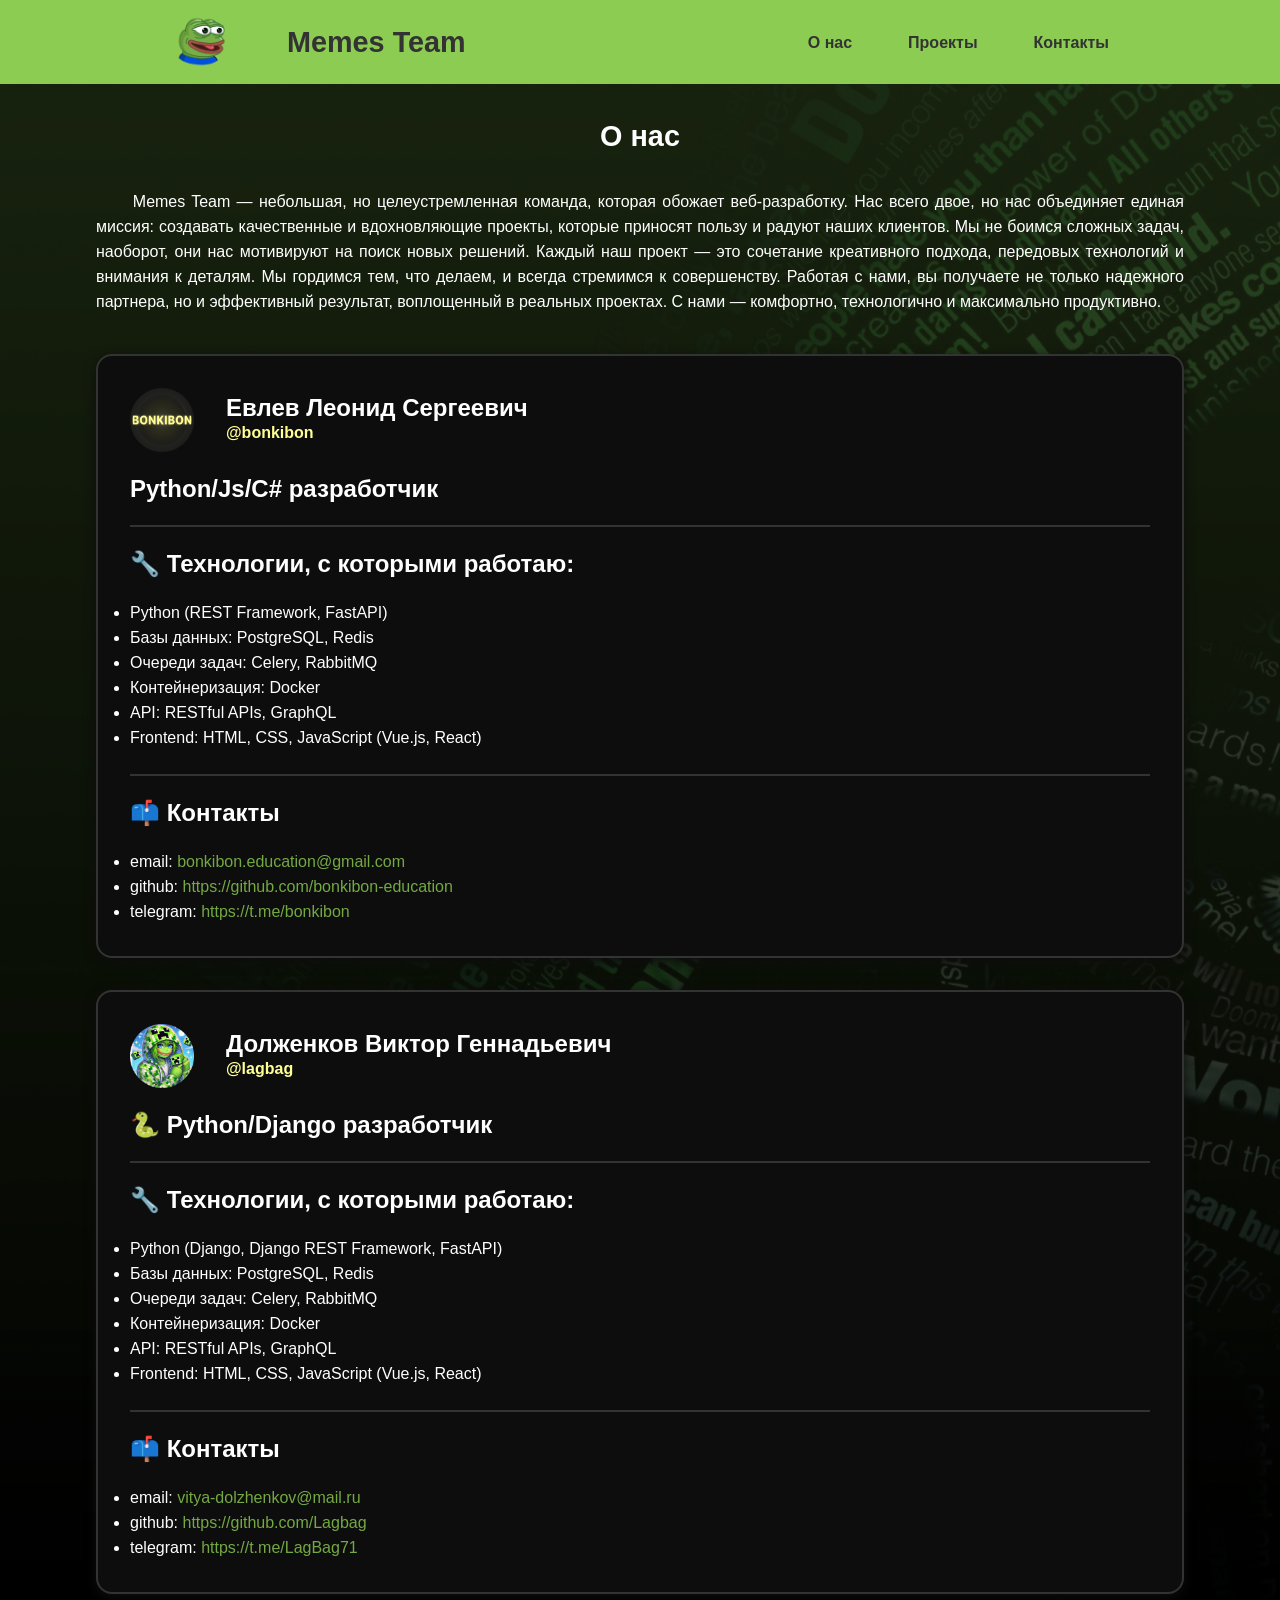
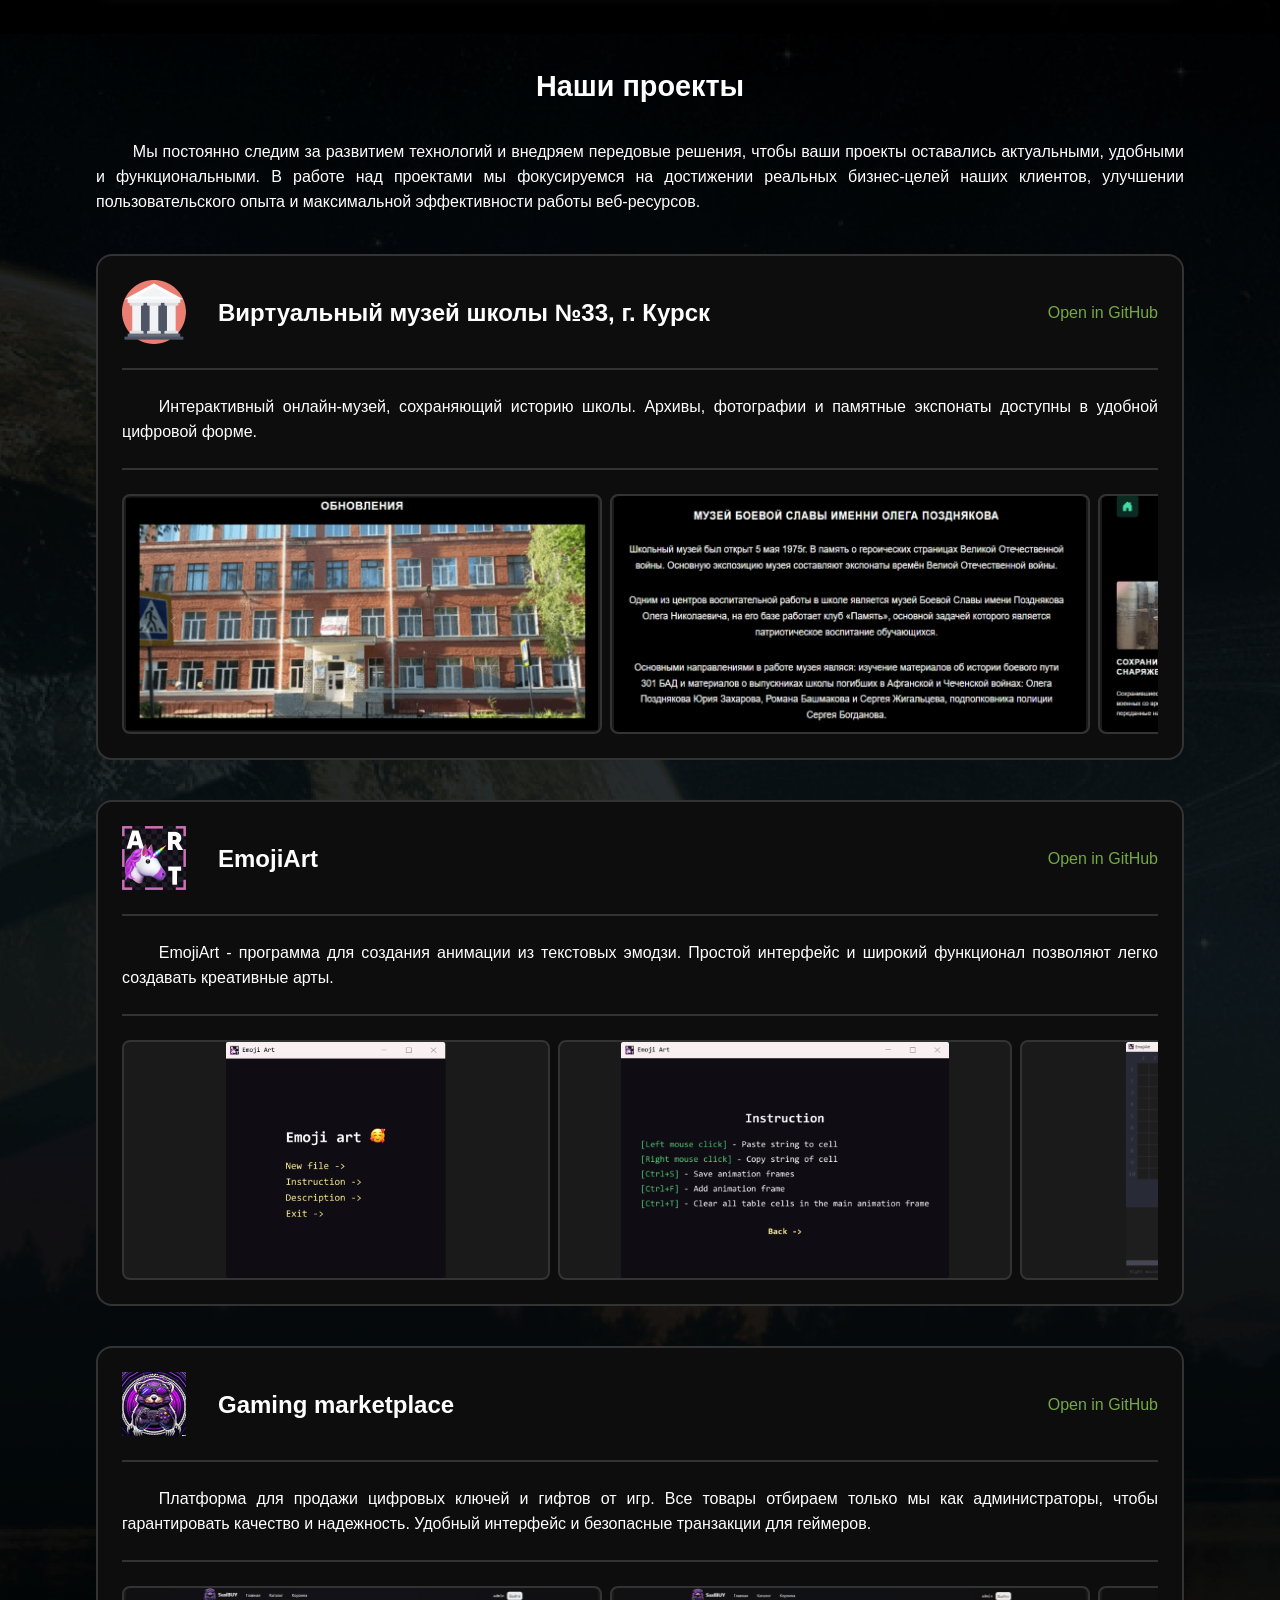
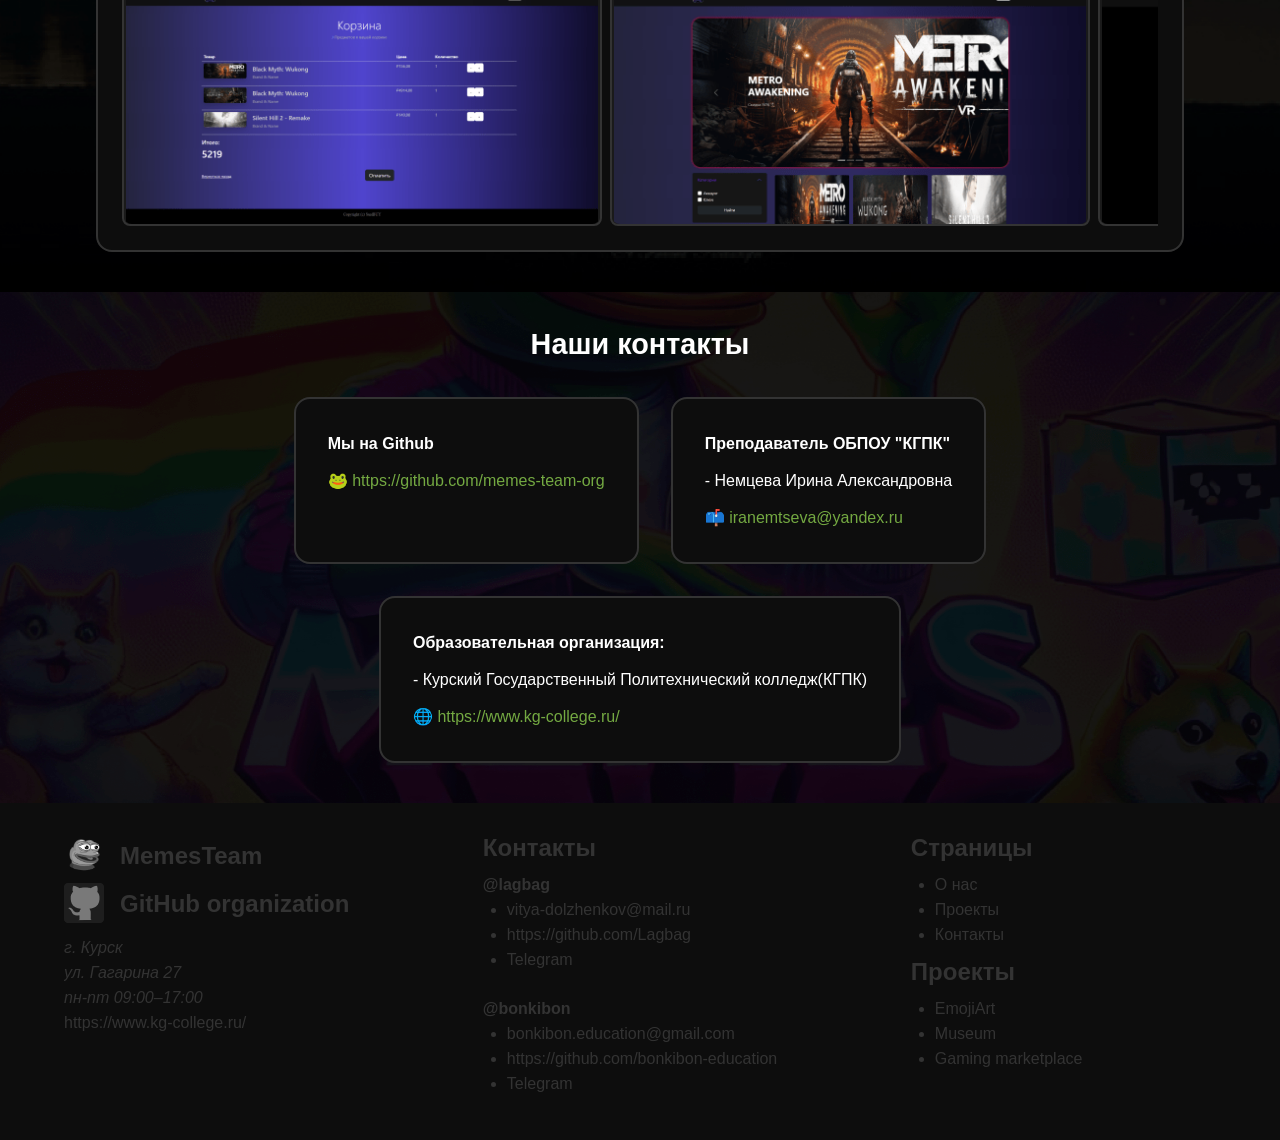
<file: index.html>
<!DOCTYPE html>
<html lang="en">

<head>
    <meta charset="UTF-8">
    <meta name="viewport" content="width=device-width, initial-scale=1.0">
    <title>MemesTeam / MainPage</title>
    <link rel="stylesheet" href="styles/main.css">
    <link rel="stylesheet" href="styles/header.css">
    <link rel="stylesheet" href="styles/sections.css">
    <link rel="stylesheet" href="styles/cards.css">
    <link rel="stylesheet" href="styles/footer.css">
</head>

<body>
    <!-- Header -->
    <header class="header" id="header">
        <div class="header__container">
            <!-- Header-left -->
            <div class="header__left">
                <img class="header__logo" src="static/assets/logo.png" alt="Logo" />
                <h1 class="header__title">Memes Team</h1>
            </div>
            <!-- Header-right -->
            <div class="header__right">
                <nav class="header__nav">
                    <div class="header__nav-list">
                        <h4><a href="#about" class="header__nav-link link--dark">О нас</a></h4>
                        <h4><a href="#projects" class="header__nav-link link--dark">Проекты</a></h4>
                        <h4><a href="#contacts" class="header__nav-link link--dark">Контакты</a></h4>
                    </div>
                </nav>
            </div>
        </div>
    </header>

    <!-- Section-about -->
    <section class="section" id="about">
        <div class="section__container-default">
            <!-- Title, description -->
            <h2>О нас</h2>
            <p class="text--paragraph">
                Memes Team — небольшая, но целеустремленная команда, которая обожает веб-разработку. Нас всего
                двое, но нас объединяет единая миссия: создавать качественные и вдохновляющие проекты, которые
                приносят пользу и радуют наших клиентов. Мы не боимся сложных задач, наоборот, они нас мотивируют на
                поиск новых решений.
                Каждый наш проект — это сочетание креативного подхода, передовых технологий и внимания к деталям. Мы
                гордимся тем, что делаем, и всегда стремимся к совершенству. Работая с нами, вы получаете не только
                надежного партнера, но и эффективный результат, воплощенный в реальных проектах. С нами — комфортно,
                технологично и максимально продуктивно.
            </p>
            <!-- ProfileCardsList -->
            <div class="profile_cards">

                <!-- ProfileCard-item -->
                <article class="profile_cards__item">
                    <div class="profile_cards__item-header">
                        <img src="static/assets/avatar-bonkibon.png" alt="Profile Image" />
                        <div class="profile_cards__item-header-info">
                            <h3>Евлев Леонид Сергеевич</h3>
                            <h4 style="color: #FFFF93">@bonkibon</h4>
                        </div>
                    </div>
                    <h3>Python/Js/C# разработчик</h3>
                    <hr class="profile_cards__item-separator" />
                    <h3>🔧 Технологии, с которыми работаю:</h3>
                    <ul>
                        <li>Python (REST Framework, FastAPI)</li>
                        <li>Базы данных: PostgreSQL, Redis</li>
                        <li>Очереди задач: Celery, RabbitMQ</li>
                        <li>Контейнеризация: Docker</li>
                        <li>API: RESTful APIs, GraphQL</li>
                        <li>Frontend: HTML, CSS, JavaScript (Vue.js, React)</li>
                    </ul>
                    <hr class="profile_cards__item-separator" />
                    <h3>📫 Контакты</h3>
                    <ul>
                        <li>
                            <span>email: </span>
                            <a class="link--light"
                                href="mailto:bonkibon.education@gmail.com">bonkibon.education@gmail.com</a>
                        </li>
                        <li>
                            <span>github: </span>
                            <a class="link--light" href="https://github.com/bonkibon-education"
                                target="_blank">https://github.com/bonkibon-education</a>
                        </li>
                        <li>
                            <span>telegram: </span>
                            <a class="link--light" href="https://t.me/bonkibon"
                                target="_blank">https://t.me/bonkibon</a>
                        </li>
                    </ul>
                </article>

                <!-- ProfileCard-item -->
                <article class="profile_cards__item">
                    <div class="profile_cards__item-header">
                        <img src="static/assets/avatar-lagbag.png" alt="Profile Image" />
                        <div class="profile_cards__item-header-info">
                            <h3>Долженков Виктор Геннадьевич</h3>
                            <h4 style="color: #FFFF93">@lagbag</h4>
                        </div>
                    </div>
                    <h3>🐍 Python/Django разработчик</h3>
                    <hr class="profile_cards__item-separator" />
                    <h3>🔧 Технологии, с которыми работаю:</h3>
                    <ul>
                        <li>Python (Django, Django REST Framework, FastAPI)</li>
                        <li>Базы данных: PostgreSQL, Redis</li>
                        <li>Очереди задач: Celery, RabbitMQ</li>
                        <li>Контейнеризация: Docker</li>
                        <li>API: RESTful APIs, GraphQL</li>
                        <li>Frontend: HTML, CSS, JavaScript (Vue.js, React)</li>
                    </ul>
                    <hr class="profile_cards__item-separator" />
                    <h3>📫 Контакты</h3>
                    <ul>
                        <li>
                            <span>email: </span>
                            <a class="link--light" href="mailto:vitya-dolzhenkov@mail.ru">vitya-dolzhenkov@mail.ru</a>
                        </li>
                        <li>
                            <span>github: </span>
                            <a class="link--light" href="https://github.com/Lagbag"
                                target="_blank">https://github.com/Lagbag</a>
                        </li>
                        <li>
                            <span>telegram: </span>
                            <a class="link--light" href="https://t.me/LagBag71"
                                target="_blank">https://t.me/LagBag71</a>
                        </li>
                    </ul>
                </article>
            </div>
        </div>
    </section>

    <!-- Section-projects -->
    <section class="section" id="projects">
        <div class="section__container-default">
            <!-- Title -->
            <h2>Наши проекты</h2>
            <p class="text--paragraph">
                Мы постоянно следим за развитием технологий и внедряем передовые решения, чтобы ваши проекты оставались
                актуальными, удобными и функциональными. В работе над проектами мы фокусируемся на достижении реальных
                бизнес-целей наших клиентов, улучшении пользовательского опыта и максимальной эффективности работы
                веб-ресурсов.
            </p>

            <!-- ProjectCards-item -->
            <article class="project_cards__item" id="museum">
                <div class="project_cards__item-header">
                    <div class="project_cards__item-logo">
                        <img src="static/projects/project-museum/logo.png" alt="Виртуальный музей логотип" />
                        <h3>Виртуальный музей школы №33, г. Курск</h3>
                    </div>
                    <a href="https://github.com/SuslickeTEAM/Museum" class="link--light">Open in GitHub</a>
                </div>
                <div class="project_cards__item-separator"></div>
                <p class="text--paragraph">
                    Интерактивный онлайн-музей, сохраняющий историю школы. Архивы, фотографии и памятные экспонаты
                    доступны в удобной цифровой форме.
                </p>
                <div class="project_cards__item-separator"></div>
                <div class="project_cards__item-carousel">
                    <div class="project_cards__item-carousel-animation">
                        <div class="project_cards__item-carousel-item">
                            <img src="static/projects/project-museum/image-1.png" alt="Скриншот музея 1" />
                        </div>
                        <div class="project_cards__item-carousel-item">
                            <img src="static/projects/project-museum/image-2.png" alt="Скриншот музея 2" />
                        </div>
                        <div class="project_cards__item-carousel-item">
                            <img src="static/projects/project-museum/image-3.png" alt="Скриншот музея 3" />
                        </div>
                        <div class="project_cards__item-carousel-item">
                            <img src="static/projects/project-museum/image-4.png" alt="Скриншот музея 4" />
                        </div>
                    </div>
                </div>
            </article>

            <!-- ProjectCards-item -->
            <article class="project_cards__item" id="emojiart">
                <div class="project_cards__item-header">
                    <div class="project_cards__item-logo">
                        <img class="project_cards__item-logo" src="static/projects/project-emojiart/logo.png"
                            alt="Emoji art логотип" />
                            <h3>EmojiArt</h3>
                    </div>
                    <a href="https://github.com/bonkibon-education/pyside6-emoji-art" class="link--light">Open in GitHub</a>
                </div>
                <div class="project_cards__item-separator"></div>
                <p class="text--paragraph">
                    EmojiArt - программа для создания анимации из текстовых эмодзи. Простой интерфейс и широкий
                    функционал позволяют легко создавать креативные арты.
                </p>
                <div class="project_cards__item-separator"></div>
                <div class="project_cards__item-carousel">
                    <div class="project_cards__item-carousel-animation">
                        <div class="project_cards__item-carousel-item">
                            <img src="static/projects/project-emojiart/image-1.png" alt="Скриншот emoji art 1" />
                        </div>
                        <div class="project_cards__item-carousel-item">
                            <img src="static/projects/project-emojiart/image-2.png" alt="Скриншот emoji art 2" />
                        </div>
                        <div class="project_cards__item-carousel-item">
                            <img src="static/projects/project-emojiart/image-3.png" alt="Скриншот emoji art 3" />
                        </div>
                        <div class="project_cards__item-carousel-item">
                            <img src="static/projects/project-emojiart/image-4.png" alt="Скриншот emoji art 4" />
                        </div>
                    </div>
                </div>
            </article>

            <!-- ProjectCards-item -->
            <article class="project_cards__item" id="gamingmarketplace">
                <div class="project_cards__item-header">
                    <div class="project_cards__item-logo">
                        <img class="project_cards__item-logo" src="static/projects/project-gamingmarketplace/logo.png" alt="Gaming marketplace логотип" />
                            <h3>Gaming marketplace</h3>
                    </div>
                    <a href="https://github.com/SuslickeTEAM/GameMarketplace/tree/release/1.0" class="link--light">Open in GitHub</a>
                </div>
                <div class="project_cards__item-separator"></div>
                <p class="text--paragraph">
                    Платформа для продажи цифровых ключей и гифтов от игр. Все товары отбираем только мы как
                    администраторы, чтобы
                    гарантировать качество и надежность. Удобный интерфейс и безопасные транзакции для геймеров.
                </p>
                <div class="project_cards__item-separator"></div>
                <div class="project_cards__item-carousel">
                    <div class="project_cards__item-carousel-animation">
                        <div class="project_cards__item-carousel-item">
                            <img src="static/projects/project-gamingmarketplace/image-1.png"
                                alt="Скриншот gaming marketplace 1" />
                        </div>
                        <div class="project_cards__item-carousel-item">
                            <img src="static/projects/project-gamingmarketplace/image-2.png"
                                alt="Скриншот gaming marketplace 2" />
                        </div>
                        <div class="project_cards__item-carousel-item">
                            <img src="static/projects/project-gamingmarketplace/image-3.png"
                                alt="Скриншот gaming marketplace 3" />
                        </div>
                    </div>
                </div>
            </article>
        </div>
    </section>

    <!-- Section -->
    <section class="section" id="contacts">
        <div class="section__container-default">
            <!-- title -->
            <h2>Наши контакты</h2>

            <!-- contacts-cards-list -->
            <div class="contact_cards">
                <!-- contacts-cards-item -->
                <div class="contact_cards__item">
                    <h4>Мы на Github</h4>
                    <a class="link--light" href="https://github.com/memes-team-org">🐸
                        https://github.com/memes-team-org</a>
                </div>
                <!-- contacts-cards-item -->
                <div class="contact_cards__item">
                    <h4>Преподаватель ОБПОУ "КГПК"</h4>
                    <p>- Немцева Ирина Александровна</p>
                    <a class="link--light" href="mailto:iranemtseva@yandex.ru">📫 iranemtseva@yandex.ru</a>
                </div>
                <!-- contacts-cards-item -->
                <div class="contact_cards__item">
                    <h4>Образовательная организация:</h4>
                    <p>- Курский Государственный Политехнический колледж(КГПК)</p>
                    <a class="link--light" href="https://www.kg-college.ru/">🌐 https://www.kg-college.ru/</a>
                </div>
            </div>
        </div>
    </section>

    <!-- Footer -->
    <footer class="footer">
        <div class="footer__container">

            <!-- Footer-about -->
            <div class="footer__section">
                <div class="footer__section-header">
                    <div class="footer__section-website_logo">
                        <img src="static/assets/logo.png" alt="Site Logo" />
                        <h3>
                            <a class="link--dark" href="#header" aria-label="Перейти на страницу Memes Team">
                                MemesTeam
                            </a>
                        </h3>
                    </div>
                    <div class="footer__section-website_logo">
                        <img src="static/assets/icon-github.png" alt="GitHub Icon" />
                        <h3>
                            <a class="link--dark" href="https://github.com/memes-team-org"
                                aria-label="Перейти на страницу GitHub">
                                GitHub organization
                            </a>
                        </h3>
                    </div>
                </div>
                <div class="footer__section-info">
                    <address>
                        г. Курск<br />
                        ул. Гагарина 27<br />
                        пн-пт 09:00–17:00
                    </address>
                    <a class="link--dark" href="https://www.kg-college.ru/" target="_blank">https://www.kg-college.ru/
                    </a>
                </div>
            </div>

            <!-- Footer-contacts -->
            <div class="footer__section">
                <h3><a class="link--dark" href="#contacts" aria-label="Перейти на секцию контакты">Контакты</a></h3>
                <div class="footer__section-info">
                    <h4>@lagbag</h4>
                    <ul>
                        <li><a class="link--dark" href="mailto:vitya-dolzhenkov@mail.ru">vitya-dolzhenkov@mail.ru</a>
                        </li>
                        <li><a class="link--dark" href="https://github.com/Lagbag"
                                target="_blank">https://github.com/Lagbag</a></li>
                        <li><a class="link--dark" href="https://t.me/LagBag71" target="_blank">Telegram</a></li>
                    </ul>
                </div>
                <div class="footer__section-info">
                    <h4>@bonkibon</h4>
                    <ul>
                        <li><a class="link--dark"
                                href="mailto:bonkibon.education@gmail.com">bonkibon.education@gmail.com</a></li>
                        <li><a class="link--dark" href="https://github.com/bonkibon-education"
                                target="_blank">https://github.com/bonkibon-education</a></li>
                        <li><a class="link--dark" href="https://t.me/bonkibon" target="_blank">Telegram</a></li>
                    </ul>
                </div>
            </div>

            <!-- Footer-info -->
            <div class="footer__section">
                <h3><a class="link--dark" href="#header" aria-label="Перейти на секцию о нас">Страницы</a></h3>
                <div class="footer__section-info">
                    <ul>
                        <li><a class="link--dark" href="#about">О нас</a></li>
                        <li><a class="link--dark" href="#projects">Проекты</a></li>
                        <li><a class="link--dark" href="#contacts">Контакты</a></li>
                    </ul>
                </div>

                <!-- Footer-info -->
                <div class="footer__section">
                    <h3><a class="link--dark" href="#projects" aria-label="Перейти на секцию проекты">Проекты</a></h3>
                    <div class="footer__section-info">
                        <ul>
                            <li><a class="link--dark" href="#emojiart">EmojiArt</a></li>
                            <li><a class="link--dark" href="#museum">Museum</a></li>
                            <li><a class="link--dark" href="#gamingmarketplace">Gaming marketplace</a></li>
                        </ul>
                    </div>
                </div>
            </div>
        </div>
    </footer>
</body>

</html>
</file>
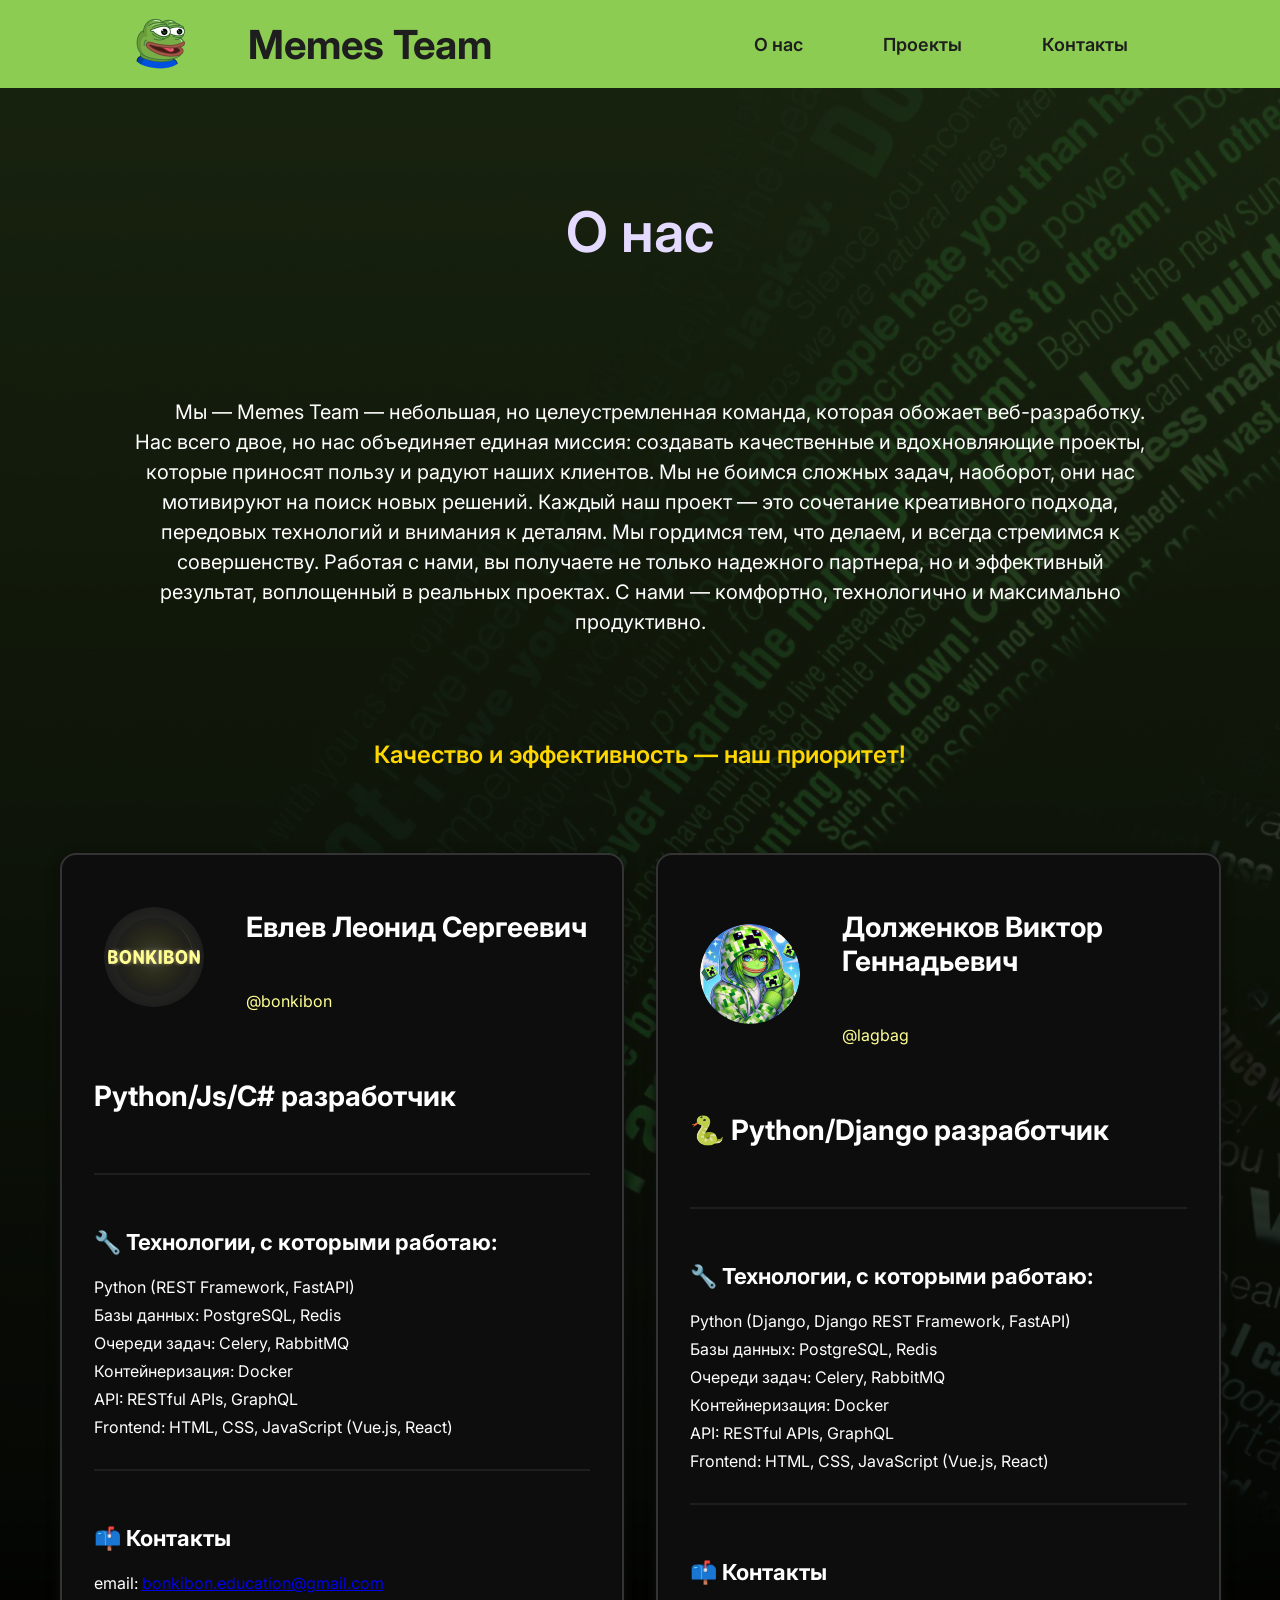
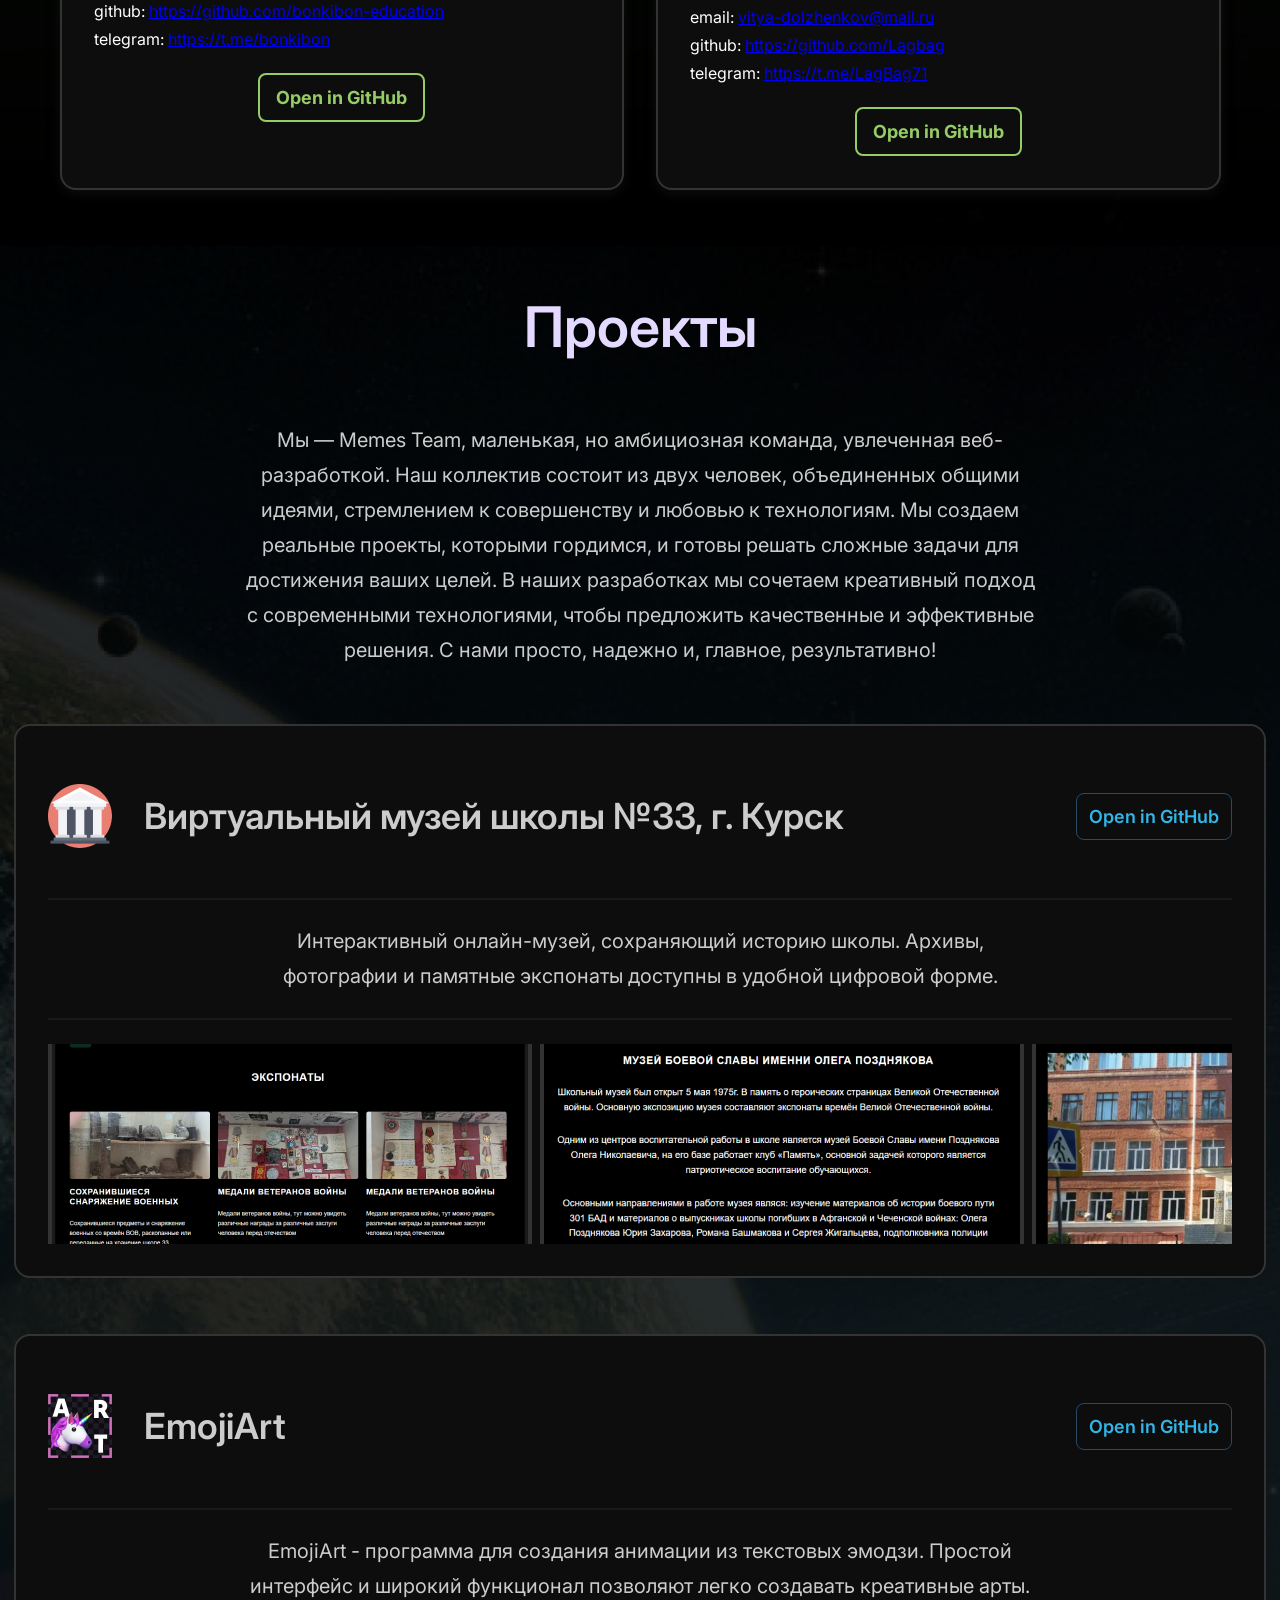
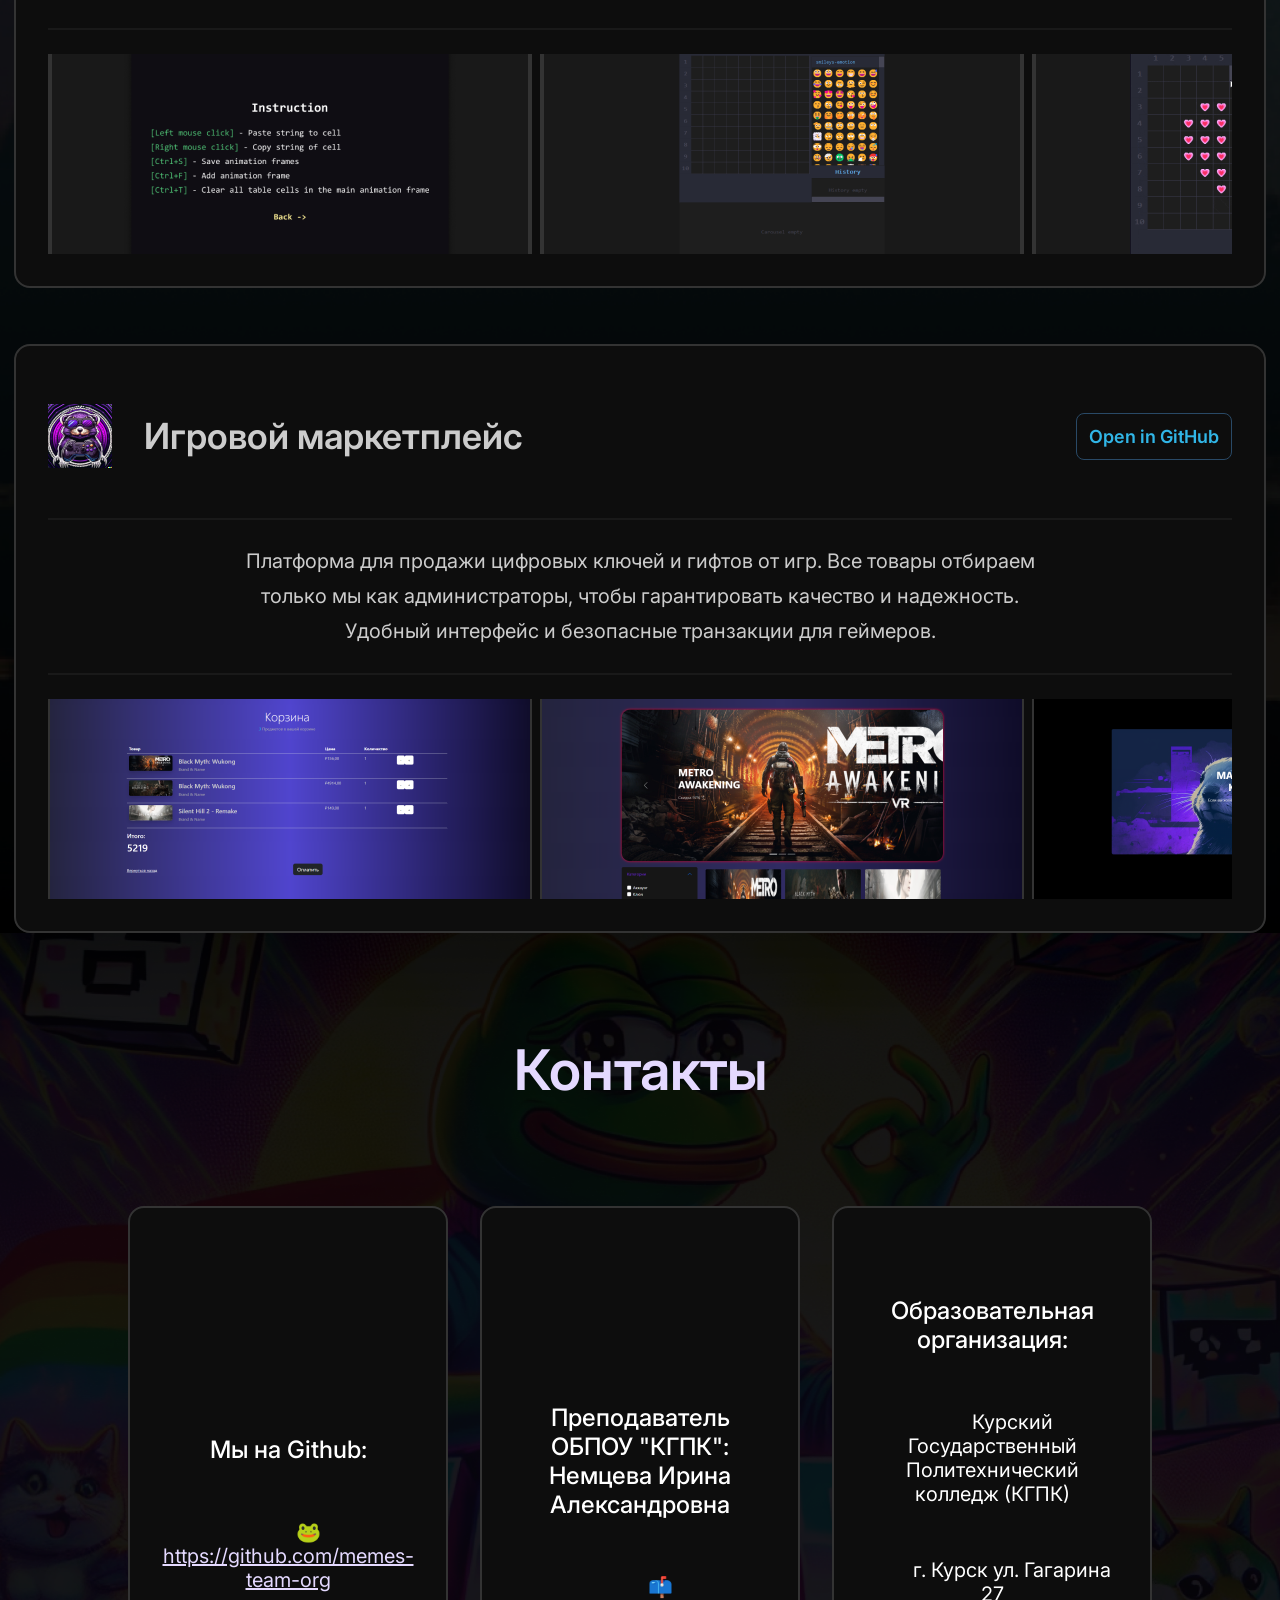
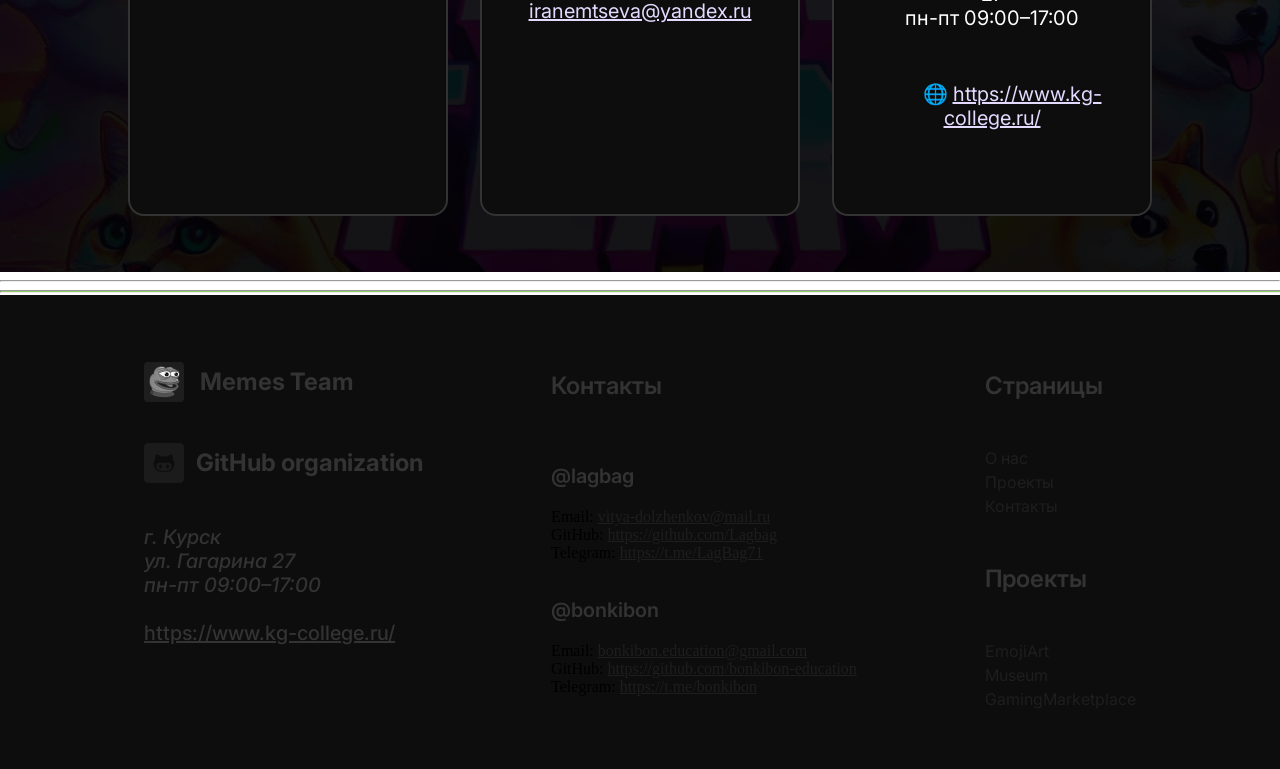
<file: leo/index.html>
<!DOCTYPE html>
<html lang="en">

<head>
  <meta charset="UTF-8">
  <meta name="viewport" content="width=device-width, initial-scale=1.0">
  <title>Document</title>
  <link href="https://fonts.googleapis.com/css2?family=Inter:wght@400;600&display=swap" rel="stylesheet">
  <link href="https://fonts.googleapis.com/css2?family=Inter:wght@400;500;600;700&display=swap" rel="stylesheet">
  <link rel="stylesheet" href="styles/header.css">
  <link rel="stylesheet" href="styles/about.css">
  <link rel="stylesheet" href="styles/cards.css">
  <link rel="stylesheet" href="styles/projects.css">
  <link rel="stylesheet" href="styles/contacts.css">
  <link rel="stylesheet" href="styles/footer.css">
</head>

<body>
  <!-- Header -->
  <div class="Containerheader">
    <div class="Containerheaderleft">
      <img class="Containerimage" src="static/logo.png" alt="Logo" />
      <div class="Texttitleheader">Memes Team</div>
    </div>
    <div class="Containerheaderright">
      <div class="Containerbutton">
        <div class="HeaderTextButtons">О нас</div>
      </div>
      <div class="Containerbutton">
        <div class="HeaderTextButtons">Проекты</div>
      </div>
      <div class="Containerbutton">
        <div class="HeaderTextButtons">Контакты</div>
      </div>
    </div>
  </div>

  <!-- About -->
  <section class="about">
    <div class="about__container">
      <!-- Title, description -->
      <h2 class="text text--title">О нас</h2>
      <p class="text text--body">
        Мы — Memes Team — небольшая, но целеустремленная команда, которая обожает веб-разработку. Нас всего двое, но нас объединяет единая миссия: создавать качественные и вдохновляющие проекты, которые приносят пользу и радуют наших клиентов. Мы не боимся сложных задач, наоборот, они нас мотивируют на поиск новых решений.

Каждый наш проект — это сочетание креативного подхода, передовых технологий и внимания к деталям. Мы гордимся тем, что делаем, и всегда стремимся к совершенству. Работая с нами, вы получаете не только надежного партнера, но и эффективный результат, воплощенный в реальных проектах. С нами — комфортно, технологично и максимально продуктивно.
      </p>
      <p class="text text--accent">Качество и эффективность — наш приоритет!</p>

    </div>

    <!-- ProfileCardsList -->
    <div class="profile-card-list">
      <!-- ProfileCard -->
      <article class="profile-card">
        <header class="profile-card__header">
          <img class="profile-card__image" src="static/member1.png" alt="Profile Image" />
          <div class="profile-card__info">
            <h2 class="text--primary text--large">Евлев Леонид Сергеевич</h2>
            <p class="text--secondary text--small text--golden">@bonkibon</p>
          </div>
        </header>
        <p class="text--primary text--large">Python/Js/C# разработчик</p>
        <hr class="profile-card__separator" />
        <section>
          <h3 class="text--primary text--medium">🔧 Технологии, с которыми работаю:</h3>
          <ul class="profile-card__list">
            <li class="text--primary text--small">Python (REST Framework, FastAPI)</li>
            <li class="text--primary text--small">Базы данных: PostgreSQL, Redis</li>
            <li class="text--primary text--small">Очереди задач: Celery, RabbitMQ</li>
            <li class="text--primary text--small">Контейнеризация: Docker</li>
            <li class="text--primary text--small">API: RESTful APIs, GraphQL</li>
            <li class="text--primary text--small">Frontend: HTML, CSS, JavaScript (Vue.js, React)</li>
          </ul>
        </section>
        <hr class="profile-card__separator" />
        <section>
          <h3 class="text--primary text--medium">📫 Контакты</h3>
          <ul class="profile-card__list">
            <li class="text--primary text--small">
              <span>email: </span>
              <a href="mailto:bonkibon.education@gmail.com">bonkibon.education@gmail.com</a>
            </li>
            <li class="text--primary text--small">
              <span>github: </span>
              <a href="https://github.com/bonkibon-education" target="_blank">https://github.com/bonkibon-education</a>
            </li>
            <li class="text--primary text--small">
              <span>telegram: </span>
              <a href="https://t.me/bonkibon" target="_blank">https://t.me/bonkibon</a>
            </li>
          </ul>
        </section>
        <footer class="profile-card__footer">
          <a href="https://github.com/bonkibon-education" target="_blank" class="profile-card__button">Open in
            GitHub</a>
        </footer>
      </article>
      <!-- ProfileCard -->
      <article class="profile-card">
        <header class="profile-card__header">
          <img class="profile-card__image" src="static/member2.png" alt="Profile Image" />
          <div class="profile-card__info">
            <h2 class="text--primary text--large">Долженков Виктор Геннадьевич</h2>
            <p class="text--secondary text--small text--golden">@lagbag</p>
          </div>
        </header>
        <p class="text--primary text--large">🐍 Python/Django разработчик</p>
        <hr class="profile-card__separator" />
        <section>
          <h3 class="text--primary text--medium">🔧 Технологии, с которыми работаю:</h3>
          <ul class="profile-card__list">
            <li class="text--primary text--small">Python (Django, Django REST Framework, FastAPI)</li>
            <li class="text--primary text--small">Базы данных: PostgreSQL, Redis</li>
            <li class="text--primary text--small">Очереди задач: Celery, RabbitMQ</li>
            <li class="text--primary text--small">Контейнеризация: Docker</li>
            <li class="text--primary text--small">API: RESTful APIs, GraphQL</li>
            <li class="text--primary text--small">Frontend: HTML, CSS, JavaScript (Vue.js, React)</li>
          </ul>
        </section>
        <hr class="profile-card__separator" />
        <section>
          <h3 class="text--primary text--medium">📫 Контакты</h3>
          <ul class="profile-card__list">
            <li class="text--primary text--small">
              <span>email: </span>
              <a href="mailto:vitya-dolzhenkov@mail.ru">vitya-dolzhenkov@mail.ru</a>
            </li>
            <li class="text--primary text--small">
              <span>github: </span>
              <a href="https://github.com/Lagbag" target="_blank">https://github.com/Lagbag</a>
            </li>
            <li class="text--primary text--small">
              <span>telegram: </span>
              <a href="https://t.me/LagBag71" target="_blank">https://t.me/LagBag71</a>
            </li>
          </ul>
        </section>
        <footer class="profile-card__footer">
          <a href="https://github.com/Lagbag" target="_blank" class="profile-card__button">Open in GitHub</a>
        </footer>
      </article>
    </div>
    </div>
  </section>
  <!-- ProjectCards -->
  <section class="projects">
    <div class="projects__content">
      <h2 class="text--title" id="projects">Проекты</h2>
      <p class="text--description">
        Мы — Memes Team, маленькая, но амбициозная команда, увлеченная веб-разработкой. Наш коллектив состоит из двух
        человек, объединенных общими идеями, стремлением к совершенству и любовью к технологиям. Мы создаем реальные
        проекты, которыми гордимся, и готовы решать сложные задачи для достижения ваших целей. В наших разработках мы
        сочетаем креативный подход с современными технологиями, чтобы предложить качественные и эффективные решения. С
        нами
        просто, надежно и, главное, результативно!
      </p>
    </div>

    <article class="project-card">
      <header class="project-card__header">
        <img class="project-card__logo" src="static/museumlogo.png" alt="Виртуальный музей логотип" />
        <div class="project-card__title">
          <h3 class="text--heading">Виртуальный музей школы №33, г. Курск</h3>
        </div>
        <a href="#" class="text--button">Open in GitHub</a>
      </header>
      <div class="project-card__separator"></div>
      <p class="text--description">
        Интерактивный онлайн-музей, сохраняющий историю школы. Архивы, фотографии и памятные экспонаты доступны в
        удобной
        цифровой форме.
      </p>
      <div class="project-card__separator"></div>
      <div class="project-card__carousel">
        <div class="project-card__carousel-track">
          <img class="project-card__image" src="static/museum1.png" alt="Скриншот музея 1" />
          <img class="project-card__image" src="static/museum2.png" alt="Скриншот музея 2" />
          <img class="project-card__image" src="static/museum3.png" alt="Скриншот музея 3" />
          <img class="project-card__image" src="static/museum4.png" alt="Скриншот музея 4" />
        </div>
      </div>
    </article>

    <article class="project-card">
      <header class="project-card__header">
        <img class="project-card__logo" src="static/emojiartlogo.png" alt="EmojiArt логотип" />
        <div class="project-card__title">
          <h3 class="text--heading">EmojiArt</h3>
        </div>
        <a href="#" class="text--button">Open in GitHub</a>
      </header>
      <div class="project-card__separator"></div>
      <p class="text--description">
        EmojiArt - программа для создания анимации из текстовых эмодзи. Простой интерфейс и широкий функционал позволяют
        легко создавать креативные арты.
      </p>
      <div class="project-card__separator"></div>
      <div class="project-card__carousel">
        <div class="project-card__carousel-track">
          <img class="project-card__image" src="static/EmojiArt1.png" alt="Скриншот EmojiArt 1" />
          <img class="project-card__image" src="static/EmojiArt2.png" alt="Скриншот EmojiArt 2" />
          <img class="project-card__image" src="static/EmojiArt3.png" alt="Скриншот EmojiArt 3" />
          <img class="project-card__image" src="static/EmojiArt4.png" alt="Скриншот EmojiArt 4" />
        </div>
      </div>
    </article>

    <article class="project-card">
      <header class="project-card__header">
        <img class="project-card__logo" src="static/suslbuylogo.png" alt="Игровой маркетплейс логотип" />
        <div class="project-card__title">
          <h3 class="text--heading">Игровой маркетплейс</h3>
        </div>
        <a href="#" class="text--button">Open in GitHub</a>
      </header>
      <div class="project-card__separator"></div>
      <p class="text--description">
        Платформа для продажи цифровых ключей и гифтов от игр. Все товары отбираем только мы как администраторы, чтобы
        гарантировать качество и надежность. Удобный интерфейс и безопасные транзакции для геймеров.
      </p>
      <div class="project-card__separator"></div>
      <div class="project-card__carousel">
        <div class="project-card__carousel-track">
          <img class="project-card__image" src="static/suslbuy1.png" alt="Скриншот магазина 1" />
          <img class="project-card__image" src="static/suslbuy2.png" alt="Скриншот магазина 2" />
          <img class="project-card__image" src="static/suslbuy3.png" alt="Скриншот магазина 3" />
          <img class="project-card__image" src="static/suslbuy1.png" alt="Скриншот магазина 1" />
        </div>
      </div>
    </article>
  </section>



  <!-- Contacts -->
  <section class="contacts">
    <div class="contacts__container">
      <h2 class="text--title">Контакты</h2>
      <ul class="contacts__list">
        <li class="contacts__item">
          <p class="text--subtitle">Мы на Github:</p>
          <p class="text--body">
            <span>🐸 </span>
            <a href="https://github.com/memes-team-org" class="text--link">https://github.com/memes-team-org</a>
          </p>
        </li>
        <li class="contacts__item">
          <p class="text--subtitle">Преподаватель ОБПОУ "КГПК": Немцева Ирина Александровна</p>
          <p class="text--body">
            <span>📫 </span>
            <a href="mailto:iranemtseva@yandex.ru" class="text--link">iranemtseva@yandex.ru</a>
          </p>
        </li>
        <li class="contacts__item">
          <p class="text--subtitle">Образовательная организация:</p>
          <p class="text--body">Курский Государственный Политехнический колледж (КГПК)</p>
          <p class="text--body">г. Курск ул. Гагарина 27<br>пн-пт 09:00–17:00</p>
          <p class="text--body">
            <span>🌐 </span>
            <a href="https://www.kg-college.ru/" class="text--link">https://www.kg-college.ru/</a>
          </p>
        </li>
      </ul>
    </div>
  </section>



  <hr class="separator" />

  <hr class="footer__separator" />

  <!-- Footer -->
  <footer class="footer">
    <div class="footer__container">
      <div class="footer__item">
        <header class="footer__header">
          <div class="footer__logo">
            <img class="footer__logo-image" src="static/FooterItemSiteLogo.png" alt="Site Logo" />
            <h1 class="footer__logo-title">Memes Team</h1>
          </div>
          <div class="footer__website">
            <img class="footer__website-icon" src="static/FooterItemGithubIcon.png" alt="GitHub Icon" />
            <p class="footer__website-title">GitHub organization</p>
          </div>
        </header>
        <address class="footer__address">
          г. Курск<br />
          ул. Гагарина 27<br />
          пн-пт 09:00–17:00
        </address>
        <a class="footer__link" href="https://www.kg-college.ru/" target="_blank">https://www.kg-college.ru/</a>
      </div>

      <div class="footer__item">
        <h2 class="footer__section-title">Контакты</h2>
        <div class="footer__contact-list">
          <section class="footer__contact">
            <h3 class="footer__contact-name">@lagbag</h3>
            <ul class="footer__contact-info">
              <li class="footer__contact-info-item">Email: <a
                  href="mailto:vitya-dolzhenkov@mail.ru">vitya-dolzhenkov@mail.ru</a></li>
              <li class="footer__contact-info-item">GitHub: <a href="https://github.com/Lagbag"
                  target="_blank">https://github.com/Lagbag</a></li>
              <li class="footer__contact-info-item">Telegram: <a href="https://t.me/LagBag71"
                  target="_blank">https://t.me/LagBag71</a></li>
            </ul>
          </section>
          <section class="footer__contact">
            <h3 class="footer__contact-name">@bonkibon</h3>
            <ul class="footer__contact-info">
              <li class="footer__contact-info-item">Email: <a
                  href="mailto:bonkibon.education@gmail.com">bonkibon.education@gmail.com</a></li>
              <li class="footer__contact-info-item">GitHub: <a href="https://github.com/bonkibon-education"
                  target="_blank">https://github.com/bonkibon-education</a></li>
              <li class="footer__contact-info-item">Telegram: <a href="https://t.me/bonkibon"
                  target="_blank">https://t.me/bonkibon</a></li>
            </ul>
          </section>
        </div>
      </div>

      <div class="footer__item">
        <h2 class="footer__section-title">Страницы</h2>
        <ul class="footer__page-list">
          <li class="footer__page-item"><a href="#about" class="footer__page-link">О нас</a></li>
          <li class="footer__page-item"><a href="#projects" class="footer__page-link">Проекты</a></li>
          <li class="footer__page-item"><a href="#contacts" class="footer__page-link">Контакты</a></li>
        </ul>
        <h2 class="footer__section-title">Проекты</h2>
        <ul class="footer__project-list">
          <li class="footer__project-item"><a href="#emojiart" class="footer__project-link">EmojiArt</a></li>
          <li class="footer__project-item"><a href="#museum" class="footer__project-link">Museum</a></li>
          <li class="footer__project-item"><a href="#marketplace" class="footer__project-link">GamingMarketplace</a>
          </li>
        </ul>
      </div>
    </div>
  </footer>
</body>

</html>
</file>
<file: styles/main.css>
*,
*::before,
*::after {
	margin: 0;
	padding: 0;
	box-sizing: border-box;
}

body {
	margin: 0 auto;
	line-height: 25px;
	font-family: 'Inter', sans-serif;
}

h1 { font-size: clamp(1.0rem, calc(1.0rem + 1vw), 2.5rem); }
h2 { font-size: clamp(0.9rem, calc(1.0rem + 1vw), 2.0rem); }
h3 { font-size: clamp(0.8rem, calc(1.0rem + 1vw), 1.5rem); }
h4 { font-size: clamp(0.7rem, calc(1.0rem + 1vw), 1.0rem); }
p { font-size: clamp(0.6rem, calc(1.0rem + 1vw), 1.0rem); }
h1, h2, h3, h4, li, p, address {  color: #fff; }


:root {
    --color-dark-primary: #0D0D0D;
	--color-dark-secondary:  #1A1A1A;
	--color-dark-tertiary:  #333333;
	--color-green-primary: #8CCC52;
	--color-green-secondary: #74a942;
	--color-green-tertiary: #48682a;
}


.text--paragraph {
	max-width: 1140px;
	text-align: justify;
    text-indent: clamp(12px, calc(24px + 1vw), 64px);
}


.link--dark  {
    color: var(--color-dark-tertiary);
    text-decoration: none;
}

.link--dark:hover  {
    color: var(--color-green-secondary);
    text-decoration: none;
}

.link--light  {
    color: var(--color-green-secondary);
    text-decoration: none;
}

.link--light:hover  {
    color:  var(--color-green-tertiary);
    text-decoration: none;
}
</file>
<file: styles/header.css>
.header {
    max-width: 100%;    
    background-color: var(--color-green-primary);
    
    display: flex;
    align-items: center;
    justify-content: center;
}

.header h1 { color: var(--color-dark-tertiary); }


/* ―――――――――――――――――― Header title, containers ―――――――――――――――――― */


.header__title {
    display: none;
}

.header__container {
    width: 100%;
    overflow: hidden;

    display: flex;
    flex-direction: row;
    align-items: center;
    justify-content: space-between;
}

.header__left, .header__right .header__nav-list {
    display: flex;
    flex-direction: row;
    justify-content: flex-start;
    align-items: center;
    white-space: nowrap;
}


/* ―――――――――――――――――― Adaptivee viewports ―――――――――――――――――― */


/* Экран от 375px */
@media (min-width: 375px) {
    .header__container {
        margin-top: 8px;
        margin-bottom: 8px;
        justify-content: space-around;
    }
    .header__left, .header__right .header__nav-list {
        gap: 32px;
    }
    .header__logo {
        width: 32px;
        height: 32px;
    }
}
  
/* Экран от 480px, 540 */
@media (min-width: 480px) , (min-width: 540px) {
    .header__left, .header__right .header__nav-list {
        gap: 36px;
    }
    .header__logo {
        width: 40px;
        height: 36px;
    }
}

/* Экран от 480px, 540 */
@media (min-width: 540px) {
    .header__title {
        display: flex;
    } 
}


/* Экран от 640px */
@media (min-width: 640px) {
    .header__left, .header__right .header__nav-list {
        gap: 40px;
    }
    .header__logo {
        width: 40px;
        height: 40px;
    }
    .header__title {
        display: flex;
    }
}

/* Экран от 768px */
@media (min-width: 768px) {
    .header__left, .header__right .header__nav-list {
        gap: 48px;
    }
    .header__logo {
        width: 48px;
        height: 48px;
    }
    .header__title {
        display: flex;
    }
}

/* Экран от 1024px */
@media (min-width: 1024px) {
    .header__left, .header__right .header__nav-list {
        gap: 56px;
    }
    .header__logo {
        width: 56px;
        height: 56px;
    }
    .header__title {
        display: flex;
    }
}

/* Экран от 1280px */
@media (min-width: 1280px) {
    .header__container {
        margin-top: 12px;
        margin-bottom: 12px;
    }
    .header__left, .header__right .header__nav-list {
        gap: 56px;
    }
    .header__logo {
        width: 60px;
        height: 60px;
    }
    .header__title {
        display: flex;
    }
}

/* Экран от 1440px */
@media (min-width: 1440px) {
    .header__container {
        margin-top: 12px;
        margin-bottom: 12px;
    }
    .header__left, .header__right .header__nav-list {
        gap: 56px;
    }
    .header__title {
        display: flex;
    }
}
</file>
<file: styles/sections.css>
.section {
    max-width: 100%;
}

.section#about {
    background: url('../static/about/background.png') center/cover no-repeat;
}

.section#projects {
    background: url('../static/projects/background.png') center/cover no-repeat;
}

.section#contacts {
    background: url('../static/contacts/background.png') center/cover no-repeat;
}


/* ―――――――――――――――――― Container-default ―――――――――――――――――― */


.section__container-default {
    display: flex;
    flex-direction: column;
    align-items: center;
    justify-content: flex-start;
}

.section__container-default h2 {
    display: flex;
    text-align: center;
    align-items: center;
    flex-direction: column;
}


/* ―――――――――――――――――― Adaptive viewports ―――――――――――――――――― */


/* Экран от 375px */
@media (min-width: 375px) {
    .section__container-default {
        gap: 24px;
        padding-top: 24px;
        padding-bottom: 24px;
        margin-left: 12px;
        margin-right: 12px;
    }
}

/* Экран от 480px */
@media (min-width: 480px) {
    .section__container-default {
        gap: 18px;
        padding-top: 18px;
        padding-bottom: 18px;
        margin-left: 24px;
        margin-right: 24px;
    }
}

/* Экран от 640px */
@media (min-width: 640px) {
    .section__container-default {
        gap: 20px;
        padding-top: 20px;
        padding-bottom: 20px;
        margin-left: 32px;
        margin-right: 32px;
    }
}

/* Экран от 768px */
@media (min-width: 768px) {
    .section__container-default {
        gap: 24px;
        padding-top: 24px;
        padding-bottom: 24px;
        margin-left: 48px;
        margin-right: 48px;
    }
}

/* Экран от 1024px */
@media (min-width: 1024px) {
    .section__container-default {
        gap: 32px;
        padding-top: 32px;
        padding-bottom: 32px;
        margin-left: 64px;
        margin-right: 64px;
    }
}

/* Экран от 1280px */
@media (min-width: 1280px) {
    .section__container-default {
        gap: 40px;
        padding-top: 40px;
        padding-bottom: 40px;
        margin-left: 96px;
        margin-right: 96px;
    }
}

/* Экран от 1440px */
@media (min-width: 1440px) {
    .section__container-default {
        gap: 56px;
        padding-top: 56px;
        padding-bottom: 56px;
    }
}
</file>
<file: styles/cards.css>
/* ―――――――――――――――――― Profile ―――――――――――――――――― */

.profile_cards {
	gap: 32px;
	display: flex;
	flex-wrap: wrap;
	flex-direction: row;
	justify-content: center;
}

.profile_cards__item {
	width: 580px;
	height: fit-content;
	
	padding: 32px;
	border-radius: 16px;
	border: 2px var(--color-dark-tertiary) solid;
	background-color: var(--color-dark-primary);
	box-shadow: 0px 4px 12px var(--color-dark-primary);

	gap: 24px;
	display: flex;
	flex-direction: column;
}

.profile_cards__item-header {
	gap: 32px;
	display: flex;
	align-items: center;
}

.profile_cards__item-header-info {
	display: flex;
	align-items: center;
	justify-content: left;
	flex-direction: column;
}

.profile_cards__item-header-info h4 {
	width: 100%;
}

.profile_cards__item-separator {
	border: 1px solid var(--color-dark-tertiary);
}


/* ―――――――――――――――――― Contacts ―――――――――――――――――― */


.contact_cards {
	gap: 32px;
	display: flex;
	flex-wrap: wrap;
	flex-direction: row;
	justify-content: center;
}

.contact_cards__item {
	max-width: fit-content;
	padding: 32px;
	
	border-radius: 16px;
	border: 2px var(--color-dark-tertiary) solid;
	background-color: var(--color-dark-primary);

	gap: 12px;
	display: flex;
	flex-direction: column;
	flex-basis: calc(90%);
	box-sizing: border-box;
}

.contact_cards__item li {
	margin-left: 32px;
}


/* ―――――――――――――――――― Projects ―――――――――――――――――― */


.project_cards__item {
	max-width: 1184px;
	padding: 24px;
	
	border-radius: 16px;
	border: 2px solid var(--color-dark-tertiary);
	background-color: var(--color-dark-primary);

	gap: 24px;
	display: flex;
	flex-direction: column;
}

.project_cards__item-separator {
	border: 1px solid var(--color-dark-tertiary);
}

.project_cards__item-header {
    display: flex;
    flex-direction: row;
    align-items: center;
    justify-content: space-between;
}

.project_cards__item-logo {
	display: flex;
	flex-direction: row;
	align-items: center;
	gap: 32px;
}

.project_cards__item-carousel {
	overflow: hidden;
	position: relative;

	display: flex;
	align-items: center;
}

.project_cards__item-logo img {
	max-width: 64px;
	max-height: 64px;
}

.project_cards__item-carousel-animation {
	display: flex;
	gap: 8px;
	animation: scrollCarousel 30s linear infinite;
}

.project_cards__item-carousel-item {
	max-width: 480px;
	max-height: 240px;
	flex-shrink: 0;
	border-radius: 8px;
	border: 2px solid var(--color-dark-tertiary);
	background: linear-gradient(0deg, var(--color-dark-secondary) 0%, var(--color-dark-secondary) 100%);
}

.project_cards__item-carousel-item img {
	width: 100%;
	height: 100%;
	object-fit:scale-down;
	border-radius: 8px;
}


/* ―――――――――――――――――― Animation, adaptive viewports ―――――――――――――――――― */


/* Анимация прокрутки */
@keyframes scrollCarousel {
	0% {
		transform: translateX(0%);
	}

	50% {
		transform: translateX(-60%);
	}

	100% {
		transform: translateX(0%);
	}
}

/* Экран от 375px */
@media (min-width: 375px) {

}

/* Экран от 480px */
@media (min-width: 480px) {

}

/* Экран от 640px */
@media (max-width: 640px) {

	.profile_cards__item {
		gap: 18px;
		padding: 12px;
	}

	.profile_cards__item li {
		margin-left: 24px;
	}

	.profile_cards__item-header img {
		width: 64px;
		height: 64px;
	}

	.profile_cards {
		max-width: 100%;
		justify-content: left;
	}

	.project_cards__item {
		max-width: 100%;
		justify-content: left;
	}
}

/* Экран от 960px */
@media (max-width: 960px) {
	.contact_cards {
		justify-content: left;
	}

	.contact_cards__item {
		min-width: 100%;
	}
}

/* Экран от 1440px */
@media (max-width: 1440px) {

	.profile_cards__item {
		min-width: 100%;
	}

	.profile_cards__item-header img {
		width: 64px;
		height: 64px;
	}
}
</file>
<file: styles/footer.css>
.footer {
    background-color: var(--color-dark-primary);

    display: flex;
    align-items:center;
    justify-content:center;
}

.footer h1, 
.footer h2, 
.footer h3, 
.footer h4, 
.footer address, 
.footer li { 
    color: var(--color-dark-tertiary); 
}


/* ―――――――――――――――――― Footer containers ―――――――――――――――――― */


.footer__container {
    width: 100%;
    overflow: hidden;

    display: flex;
    flex-wrap: wrap;
    flex-direction: row;
    align-items: flex-start;
    justify-content: space-evenly;
    margin-top: 32px;
    margin-bottom: 32px;
    flex-basis: calc(90%);
}

.footer__section-header {
    display: flex;
    flex-direction: column;
    align-items:flex-start;
    gap: 8px;
}

.footer__section {
    display: flex;
    flex-grow: 1;
    flex-direction: column;
    overflow: hidden;
}

.footer__section h3:first-child:hover {
    cursor: pointer;
    color: #CCCCCC;
}


/* ―――――――――――――――――― Footer website-logos ―――――――――――――――――― */


.footer__section-website_logo {
    display: flex;
    flex-direction: row;
    align-items: center;
    justify-content: center;
    gap: 16px;
}


.footer__section-website_logo img {
    width: 40px;
    height: 40px;
    filter: grayscale(100%);
    transition: filter 0.25s ease-in;
}

.footer__section-website_logo:hover {
    cursor: pointer;
}

.footer__section-website_logo:hover img {
    filter: grayscale(0%);
}


/* ―――――――――――――――――― Footer info ―――――――――――――――――― */


.footer__section-info {
    padding-top: 12px;
    padding-bottom: 12px;
}

.footer__section-info li {
    margin-left: 24px;
}
</file>
<file: leo/styles/header.css>
body {
  margin: 0 auto;
}

.Containerheader {
  max-width: 100%;
  height: 88px;
  padding-left: 128px;
  padding-right: 128px;
  background: #8CCC52;
  justify-content: space-between;
  align-items: center;
  display: flex;
  flex-direction: row;
  transition: all 0.3s ease;
  overflow: hidden; /* Запрет на выход содержимого за границы */
}

.Containerheaderleft {
  justify-content: flex-start;
  align-items: center;
  gap: 56px;
  display: flex;
  white-space: nowrap;
}

.Containerimage {
  width: 64px;
  height: 64px;
  min-width: 32px; /* Минимальная ширина логотипа */
}

.Texttitleheader {
  color: #1E1E1E;
  font-size: 40px;
  font-family: 'Inter', sans-serif;
  font-weight: 700;
  white-space: nowrap;
}

.Containerheaderright {
  justify-content: flex-end;
  align-items: center;
  gap: 32px;
  display: flex;
  flex-wrap: nowrap; /* Запрещаем перенос элементов */
}

.Containerbutton {
  padding-left: 24px;
  padding-right: 24px;
  padding-top: 12px;
  padding-bottom: 12px;
  border-radius: 8px;
  justify-content: center;
  align-items: center;
  display: flex;
  white-space: nowrap;
  flex-shrink: 0; /* Запрет сжатия кнопок */
}

.HeaderTextButtons {
  color: #1E1E1E;
  font-size: 18px;
  font-family: 'Inter', sans-serif;
  font-weight: 600;
}

@media (max-width: 1080px) {
  .Texttitleheader {
    font-size: 28px; /* Уменьшаем размер текста */
  }

  .HeaderTextButtons {
    font-size: 16px; /* Уменьшаем размер текста кнопок */
  }
}

/* Адаптивность для экранов шириной меньше 1024px */
@media (max-width: 1024px) {
  .Containerheader {
    padding-left: 24px;
    padding-right: 24px;
    height: 72px; /* Уменьшаем высоту */
  }

  .Containerheaderleft {
    gap: 32px; /* Уменьшаем расстояние между логотипом и заголовком */
  }

  .Texttitleheader {
    font-size: 28px; /* Уменьшаем размер текста */
  }

  .Containerheaderright {
    gap: 16px; /* Уменьшаем расстояние между кнопками */
  }

  .Containerimage {
    width: 48px;
    height: 48px;
  }

  .Containerbutton {
    padding-left: 16px;
    padding-right: 16px;
  }

  .HeaderTextButtons {
    font-size: 16px; /* Уменьшаем размер текста кнопок */
  }
}

/* Адаптивность для экранов шириной от 768px до 481px */
@media (max-width: 768px) {
  .Containerheader {
    padding-left: 16px;
    padding-right: 16px;
    height: 64px; /* Уменьшаем высоту */
    justify-content: space-between;
  }

  .Containerheaderleft {
    gap: 16px; /* Еще меньше расстояние между логотипом и заголовком */
  }

  .Texttitleheader {
    font-size: 20px; /* Уменьшаем размер текста Memes Team */
  }

  .Containerimage {
    width: 40px;
    height: 40px;
  }

  .Containerheaderright {
    gap: 12px; /* Уменьшаем расстояние между кнопками */
  }

  .Containerbutton {
    padding-left: 8px;
    padding-right: 8px;
  }

  .HeaderTextButtons {
    font-size: 14px; /* Уменьшаем размер текста кнопок */
  }
}

@media (max-width: 460px) {
  .Texttitleheader {
    font-size: 16px; /* Уменьшаем размер текста */
  }

  .HeaderTextButtons {
    font-size: 12px; /* Уменьшаем размер текста кнопок */
  }
}

/* Адаптивность для экранов шириной меньше 425px */
@media (max-width: 425px) {
  .Containerheader {
    padding-left: 12px;
    padding-right: 12px;
    height: 56px; /* Уменьшаем высоту */
    justify-content: space-between;
    gap: 8px;
  }

  .Containerheaderleft {
    gap: 8px;
  }

  .Containerimage {
    width: 32px;
    height: 32px; /* Логотип остаётся видимым */
    min-width: 32px;
  }

  .Texttitleheader {
    display: none; /* Убираем текст Memes Team */
  }

  .Containerheaderright {
    justify-content: space-between;
    gap: 8px;
    flex-wrap: nowrap; /* Все кнопки остаются в одной строке */
    width: 100%;
  }

  .Containerbutton {
    padding-left: 6px;
    padding-right: 6px;
    flex-shrink: 0; /* Минимальный размер кнопок */
  }

  .HeaderTextButtons {
    font-size: 12px; /* Уменьшаем шрифт текста кнопок */
  }
}
</file>
<file: leo/styles/about.css>
/* Базовый стиль для текста */
.about {
  width: 100%;
  background: url('../static/background.png') center/cover no-repeat;
  display: flex;
  flex-direction: column;
  justify-content: center;
  align-items: center;
  gap: 56px;
  padding: 56px 0; /* Учитываем внутренние отступы */
}

.about__container {
  margin: 0 128px;
  display: flex;
  flex-direction: column;
  justify-content: center;
  align-items: center;
  gap: 56px;
}

.text {
  font-family: 'Inter', sans-serif;
  color: white;
  line-height: 1.5;
  text-align: justify;
}

/* Заголовки */
.text--title {
  color: #ECFFD9;
  font-size: 56px;
  font-weight: 600;
  text-align: center;
}

/* Подзаголовки */
.text--subtitle {
  color: #ECFFD9;
  font-size: 32px;
  font-weight: 500;
  text-align: center;
}

/* Обычный текст */
.text--body {
  font-size: 24px;
  font-weight: 500;
  text-indent: 2em;
}

/* Мелкий текст */
.text--small {
  font-size: 18px;
  font-weight: 400;
}

/* Акцентированный текст */
.text--accent {
  color: #FFD700; /* Пример акцента */
  font-size: 24px;
  font-weight: 600;
  text-align: center;
}
</file>
<file: leo/styles/cards.css>
/* Общие стили текста */
.text--primary {
  color: white;
  font-family: 'Inter', sans-serif;
  font-weight: 700;
}

.text--secondary {
  color: #E5BD45;
  font-family: 'Inter', sans-serif;
  font-weight: 600;
}

.text--large {
  font-size: 28px;
}

.text--medium {
  font-size: 22px;
}

.text--small {
  font-size: 18px;
}

/* Структурные стили */
.profile-card-list {
  display: flex;
  flex-wrap: nowrap;
  gap: 32px;
  justify-content: center;
}

.profile-card {
  width: 100%;
  max-width: 500px;
  padding: 32px;
  background: #0D0D0D;
  box-shadow: 0px 4px 12px #0D0D0D;
  border-radius: 16px;
  border: 2px #333 solid;
  display: flex;
  flex-direction: column;
  gap: 24px;
}

.profile-card__header {
  display: flex;
  align-items: center;
  gap: 32px;
}

.profile-card__image {
  width: 100px;
  height: 100px;
  padding: 10px;
  border-radius: 50%;
}

.profile-card__info {
  flex: 1;
  display: flex;
  flex-direction: column;
  gap: 8px;
}

.profile-card__separator {
  width: 100%;
  height: 2px;
  background: #1E1E1E;
  border: none;
}

.profile-card__list {
  list-style: none;
  padding: 0;
  margin: 0;
  display: flex;
  flex-direction: column;
  gap: 8px;
}

.profile-card__list-item span {
  color: white;
}

.profile-card__list-item a {
  color: white;
  text-decoration: underline;
}

.profile-card__footer {
  display: flex;
  justify-content: center;
}

.profile-card__button {
  color: #96CC66;
  font-size: 18px;
  font-family: 'Inter', sans-serif;
  font-weight: 700;
  text-decoration: none;
  padding: 12px 16px;
  border: 2px solid #96CC66;
  border-radius: 8px;
  background: transparent;
  transition: background 0.3s, color 0.3s;
}

.profile-card__button:hover {
  background: #96CC66;
  color: #0D0D0D;
}
</file>
<file: leo/styles/projects.css>
/* Основной стиль секции */
.projects {
  width: 100%;
  background: url('../static/SectionProjects.png') center/cover no-repeat;
  display: flex;
  flex-direction: column;
  align-items: center;
  gap: 56px;
}

.projects__content {
  display: flex;
  flex-direction: column;
  align-items: center;
  gap: 16px;
}

/* Универсальные стили текста */
.text--title {
  color: #D9FFFD;
  font-size: 56px;
  font-family: 'Inter', sans-serif;
  font-weight: 600;
  text-align: center;
}

.text--description {
  color: #cccccc;
  font-size: 20px;
  font-family: 'Inter', sans-serif;
  line-height: 1.75;
  text-align: center;
  max-width: 800px;
  margin: 0 auto;
  /* Центрирует блок по горизонтали */
}


.text--heading {
  color: #cccccc;
  font-size: 36px;
  font-family: 'Inter', sans-serif;
  font-weight: 600;
}

.text--button {
  color: #31b6e7;
  font-size: 18px;
  font-family: 'Inter', sans-serif;
  font-weight: 600;
  text-decoration: none;
  text-align: center;
  padding: 12px;
  border: 1px solid #294966;
  border-radius: 8px;
}

.text--golden {
  color: #FFFF93;
}

.text--small {
  font-size: 16px;
  font-family: 'Inter', sans-serif;
  font-weight: 400;
}

/* Карточка проекта */
.project-card {
  width: 1184px;
  padding: 32px;
  background: #0d0d0d;
  border: 2px solid #333333;
  border-radius: 16px;
  display: flex;
  flex-direction: column;
  gap: 24px;
}

.project-card__header {
  display: flex;
  align-items: center;
  gap: 32px;
}

.project-card__logo {
  width: 64px;
  height: 64px;
}

.project-card__title {
  flex: 1;
}

.project-card__separator {
  height: 2px;
  background: rgba(255, 255, 255, 0.05);
}

.project-card__gallery {
  display: flex;
  gap: 8px;
  overflow: hidden;
}

.project-card__carousel {
  overflow: hidden;
  position: relative;
  width: 100%;
  max-width: 100%;
  height: 200px;
  display: flex;
  align-items: center;
}

.project-card__carousel-track {
  display: flex;
  gap: 8px;
  animation: scrollCarousel 10s linear infinite;
}

.project-card__image {
  width: 480px;
  height: 240px;
  flex-shrink: 0;
  border-radius: 8px;
  border: 2px solid #333333;
  background: linear-gradient(0deg, #1A1A1A 0%, #1A1A1A 100%);
}

/* Анимация прокрутки */
@keyframes scrollCarousel {
  0% {
    transform: translateX(0);
  }

  50% {
    transform: translateX(-38%);
  }

  100% {
    transform: translateX(0);
  }
}
</file>
<file: leo/styles/contacts.css>
/* Основной стиль секции */
.contacts {
  min-height: 100%;
  width: 100%;
  background: url('../static/SectionContacts.png') center/cover no-repeat;
  display: flex;
  justify-content: center;
  align-items: center;
}

.contacts__container {
  width: 100%;
  padding: 56px 128px;
  display: flex;
  flex-direction: column;
  gap: 56px;
}

/* Заголовок секции */
.contacts__title {
  color: #E4D9FF;
  font-size: 56px;
  font-family: 'Inter', sans-serif;
  font-weight: 600;
  text-align: center;
  word-wrap: break-word;
}

/* Список контактов */
.contacts__list {
  display: flex;
  flex-wrap: nowrap;
  gap: 32px;
  list-style: none;
  padding: 0;
  margin: 0;
}

.contacts__item {
  flex: 1 1 calc(33.333% - 32px);
  display: flex;
  flex-direction: column;
  justify-content: center;
  align-items: center;
  gap: 12px;
  background-color: #0D0D0D;
  padding: 64px 32px;
  border-radius: 16px;
  border: 2px solid #333333;
}

/* Универсальные стили для текста */
.text--title {
  color: #E4D9FF;
  font-size: 56px;
  font-family: 'Inter', sans-serif;
  font-weight: 600;
  text-align: center;
}

.text--subtitle {
  color: white;
  font-size: 24px;
  font-family: 'Inter', sans-serif;
  font-weight: 500;
  text-align: center;
}

.text--body {
  color: white;
  font-size: 20px;
  font-family: 'Inter', sans-serif;
  font-weight: 400;
  text-align: center;
  word-wrap: break-word;
}

.text--link {
  text-decoration: underline;
  color: #E4D9FF;
  font-size: inherit;
  font-family: inherit;
}
</file>
<file: leo/styles/footer.css>
.footer {
  width: 100%;
  background: #0D0D0D;
  display: flex;
  flex-direction: column;
  align-items: center;
  padding: 56px 0;
}

.footer__separator {
  width: 100%;
  height: 1px;
  background: #96CC66;
  margin: 2px 0;
}

.footer__container {
  display: flex;
  justify-content: center;
  gap: 128px;
  flex-wrap: wrap;
}

.footer__item {
  display: flex;
  flex-direction: column;
  gap: 24px;
}

.footer__header {
  display: flex;
  flex-direction: column;
  gap: 12px;
}

.footer__logo {
  display: flex;
  align-items: center;
  gap: 16px;
}

.footer__logo-image {
  width: 40px;
  height: 40px;
  border-radius: 4px;
}

.footer__logo-title, .footer__website-title {
  font-size: 24px;
  font-family: Inter, sans-serif;
  font-weight: 700;
  color: #333333;
}

.footer__website {
  display: flex;
  align-items: center;
  gap: 12px;
}

.footer__website-icon {
  width: 40px;
  height: 40px;
  border-radius: 4px;
}

.footer__address, .footer__link {
  font-size: 20px;
  font-family: Inter, sans-serif;
  font-weight: 500;
  color: #333333;
}

.footer__section-title {
  font-size: 24px;
  font-family: Inter, sans-serif;
  font-weight: 600;
  color: #333333;
}

.footer__contact-list {
  display: flex;
  flex-direction: column;
  gap: 16px;
}

.footer__contact-name {
  font-size: 20px;
  font-family: Inter, sans-serif;
  font-weight: 600;
  color: #333333;
}

.footer__contact-info {
  list-style: none;
  padding: 0;
  margin: 0;
}

.footer__contact-info-item a {
  text-decoration: underline;
  color: #1E1E1E;
}

.footer__page-list, .footer__project-list {
  list-style: none;
  padding: 0;
  margin: 0;
}

.footer__page-item, .footer__project-item {
  margin: 4px 0;
}

.footer__page-link, .footer__project-link {
  font-size: 16px;
  font-family: Inter, sans-serif;
  color: #1E1E1E;
  text-decoration: none;
}

.footer__page-link:hover, .footer__project-link:hover {
  text-decoration: underline;
}
</file>
